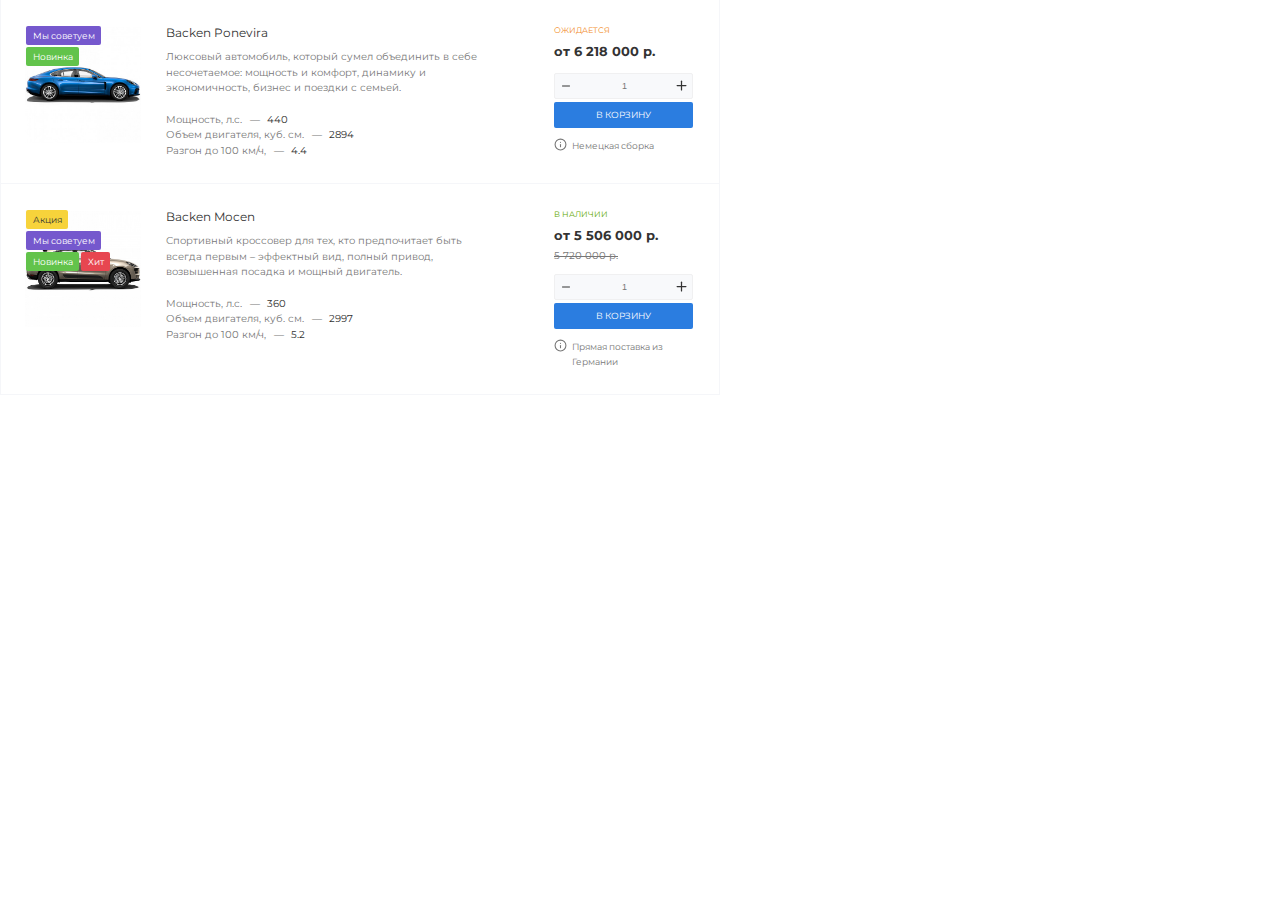
<file: project_Marina_Racheeva/template/index.html>
<!DOCTYPE html>
<html lang="en">
<head>
    <meta charset="UTF-8">
    <meta name="viewport" content="width=device-width, initial-scale=1.0, maximum-scale=1.0, user-scalable=no">
    <link type="text/css" rel="stylesheet" href="assets/css/reset.css" media="all">
    <link type="text/css" rel="stylesheet" href="assets/css/screen.css" media="all">
    <link
        href="https://fonts.googleapis.com/css2?family=Montserrat:ital,wght@0,400;0,500;0,700;1,400;1,500;1,700&display=swap"
        rel="stylesheet">
    <title>Товары</title>
</head>
<body>
    <ul class="cars">
        <li class="car__item car--ponevira">
            <div class="car__photo">
                <ul class="marks">
                    <li class="marks__item marks__item--action">Акция</li>
                    <li class="marks__item marks__item--advice">Мы советуем</li>
                    <li class="marks__item marks__item--new">Новинка</li>
                    <li class="marks__item marks__item--hit">Хит</li>
                </ul>
                <a href="#" class="car__photo-img"><img src="images/content/ponevira.jpg" srcset="images/content/ponevira2x.jpg 2x" alt="Backen Ponevira"></a>
            </div>
            <div class="car__info">
                <h3><a href="#" class="car__name">Backen Ponevira</a></h3>
                <div class="car__description description">Люксовый автомобиль, который сумел объединить в себе несочетаемое:
                    мощность и комфорт, динамику и экономичность, бизнес и поездки с семьей.</div>
                <ul class="car__character character">
                    <li class="car__power">
                        <span class="character__name">Мощность, л.с.</span>
                        <span class="character__value">440</span>
                    </li>
                    <li class="car__engine">
                        <span class="character__name">Объем двигателя, куб. см.</span>
                        <span class="character__value">2894</span>
                    </li>
                    <li class="car__acceleration">
                        <span class="character__name">Разгон до 100 км/ч,</span>
                        <span class="character__value">4.4</span>
                    </li>
                </ul>
            </div>
            <div class="car__buy">
                <div class="car__buy-instruments">
                    <div class="buy__status status status--wait">Ожидается</div>
                    <div class="buy__price">от 6 218 000 р.</div>
                    <form class="form__add" action="#" method="POST">
                        <div class="car__buy-quantity">
                            <a href="" class="buy__quantity-btn" data-name="minus">
                                <svg class="minus-img" xmlns="http://www.w3.org/2000/svg" viewBox="0 0 24 24"
                                    fill="none" stroke="currentColor" stroke-width="2" stroke-linecap="round"
                                    stroke-linejoin="round">
                                    <line x1="5" y1="12" x2="19" y2="12"></line>
                                </svg>
                            </a>
                            <input type="number" class="buy__quantity-count" name="count" value="1">
                            <a href="" class="buy__quantity-btn" data-name="plus">
                                <svg class="plus-img" xmlns="http://www.w3.org/2000/svg" viewBox="0 0 24 24" fill="none"
                                    stroke="currentColor" stroke-width="2" stroke-linecap="round"
                                    stroke-linejoin="round">
                                    <line x1="12" y1="5" x2="12" y2="19"></line>
                                    <line x1="5" y1="12" x2="19" y2="12"></line>
                                </svg>
                            </a>
                        </div>
                        <input type="submit" class="btn" name="button" value="В корзину">
                    </form>
                </div>
                <div class="buy__info">
                    <a href="#" class="info__logo">
                        <svg class="info__logo" xmlns="http://www.w3.org/2000/svg" viewBox="0 0 24 24" fill="none"
                            stroke="currentColor" stroke-width="2" stroke-linecap="round" stroke-linejoin="round">
                            <circle cx="12" cy="12" r="10"></circle>
                            <line x1="12" y1="16" x2="12" y2="12"></line>
                            <line x1="12" y1="8" x2="12.01" y2="8"></line>
                        </svg>
                    </a>
                    <div class="info__description">Немецкая сборка</div>
                </div>
            </div>
        </li>
        <li class="car__item car--mocen">
            <div class="car__photo">
                <ul class="marks">
                    <li class="marks__item marks__item--action">Акция</li>
                    <li class="marks__item marks__item--advice">Мы советуем</li>
                    <li class="marks__item marks__item--new">Новинка</li>
                    <li class="marks__item marks__item--hit">Хит</li>
                </ul>
                <a href="#" class="car__photo-img"><img class="car__photo-img" src="images/content/mocen.jpg" srcset="images/content/mocen2x.jpg 2x"
                        alt="Backen Mocen"></a>
            </div>
            <div class="car__info">
                <h3><a href="#" class="car__name">Backen Mocen</a></h3>
                <div class="car__description description">Спортивный кроссовер для тех, кто предпочитает быть всегда первым –
                    эффектный вид, полный привод, возвышенная посадка и мощный двигатель.</div>
                <ul class="car__character character">
                    <li class="car__power">
                        <span class="character__name">Мощность, л.с.</span>
                        <span class="character__value">360</span>
                    </li>
                    <li class="car__engine">
                        <span class="character__name">Объем двигателя, куб. см.</span>
                        <span class="character__value">2997</span>
                    </li>
                    <li class="car__acceleration">
                        <span class="character__name">Разгон до 100 км/ч,</span>
                        <span class="character__value">5.2</span>
                    </li>
                </ul>
            </div>
            <div class="car__buy">
                <div class="car__buy-instruments">
                    <div class="buy__status status status--in-stock">В наличии</div>
                    <div class="buy__price">от 5 506 000 р.</div>
                    <div class="buy__old-price old-price">5 720 000 р.</div>
                    <form class="form__add" action="#" method="POST">
                        <div class="car__buy-quantity">
                            <a href="" class="buy__quantity-btn" data-name="minus">
                                <svg class="minus-img" xmlns="http://www.w3.org/2000/svg" viewBox="0 0 24 24"
                                    fill="none" stroke="currentColor" stroke-width="2" stroke-linecap="round"
                                    stroke-linejoin="round">
                                    <line x1="5" y1="12" x2="19" y2="12"></line>
                                </svg>
                            </a>
                            <input type="number" class="buy__quantity-count" name="count" value="1">
                            <a href="" class="buy__quantity-btn" data-name="plus">
                                <svg class="plus-img" xmlns="http://www.w3.org/2000/svg" viewBox="0 0 24 24" fill="none"
                                    stroke="currentColor" stroke-width="2" stroke-linecap="round"
                                    stroke-linejoin="round">
                                    <line x1="12" y1="5" x2="12" y2="19"></line>
                                    <line x1="5" y1="12" x2="19" y2="12"></line>
                                </svg>
                            </a>
                        </div>
                        <input type="submit" class="btn" value="В корзину">
                    </form>                    
                </div>
                <div class="buy__info">
                    <a href="#" class="info__logo">
                        <svg class="info__logo" xmlns="http://www.w3.org/2000/svg" viewBox="0 0 24 24" fill="none"
                            stroke="currentColor" stroke-width="2" stroke-linecap="round" stroke-linejoin="round">
                            <circle cx="12" cy="12" r="10"></circle>
                            <line x1="12" y1="16" x2="12" y2="12"></line>
                            <line x1="12" y1="8" x2="12.01" y2="8"></line>
                        </svg>
                    </a>
                    <div class="info__description">Прямая поставка из Германии</div>
                </div>
            </div>
        </li>
    </ul>
    <script src="https://cdnjs.cloudflare.com/ajax/libs/jquery/3.5.1/jquery.js"
        integrity="sha512-WNLxfP/8cVYL9sj8Jnp6et0BkubLP31jhTG9vhL/F5uEZmg5wEzKoXp1kJslzPQWwPT1eyMiSxlKCgzHLOTOTQ=="
        crossorigin="anonymous"></script>
    <script src="assets/js/script.js"></script>
</body>
</html>
</file>
<file: project_Marina_Racheeva/template/assets/css/screen.css>
/*===============================common styles==============================*/
body {
    color: #777777;
    font-size: 12px;
    font-family: 'Montserrat', sans-serif;
    font-style: normal;
    margin: 0;
}

h1 {

}

h2 {

}

h3 {
    color: #333333;
}

p {

}

a:link,
a:visited,
a:active {
    text-decoration: none;
    color: #333333;
}

a:hover {
    text-decoration: none;
}

img {
    max-width:100%;
}
/*===============================cars==============================*/

.cars {
    box-sizing: border-box;
    display: flex;
    flex-flow: row wrap;
    width: 720px;
}
@media (max-width: 480px) {
    .cars {
    box-sizing: border-box;
    flex-flow: column nowrap;
    width: 480px;
    }
}

/*------------------------------car__item-----------------------------------*/
.car__item {
    border: 1px solid #f5f6f9;
    border-top: none;
    display: flex;
    flex-flow: row nowrap;
    flex: 0 1 100%;
    padding: 27px 26px 25px 24px;
}
@media (max-width: 480px) {
    .car__item {
        padding: 37px 50px 28px 53px;
        border: none;
        flex-flow: column nowrap;
    }
}

/*------------------------------car__photo-----------------------------------*/
.car__photo {
    display: block;
    flex: 0 0 116px;
    position: relative;
}
@media (max-width: 480px){
    .car__photo {
        flex: 0 0 378px;       
    }
}

.car__photo-img {
    display: block;
    flex: none;
}

/*------------------------------marks-----------------------------------*/
.marks {
    margin: -2px 0 0 0;
    position: absolute;
    left: 0;
    top: 0;
}
@media (max-width: 480px){
    .marks {
        margin: -3px 0 0 -3px;
        position: absolute;
        top: 0;
        left: 0;
    }   
}

.marks__item {
    border-radius: 2px;
    box-sizing: border-box;
    color: #ffffff;
    display: block;
    float: left;
    font-size: 9px;
    margin: 1px;
    padding: 5px 6px 5px 7px;
    width: fit-content;
}
@media (max-width: 480px){
    .marks__item {
        font-size: 12px;
        margin: 2px;
        padding: 7px 8px 7px 9px;
    }
}

.marks__item--action {
    background-color: #f7d33b;
    color: #333333;
}

.car--ponevira
.marks__item--action {
    display: none;
}

.marks__item--advice {
    background-color: #7558cd;
}

.marks__item--new {
    background-color: #62c34b;
}

.marks__item--hit {
    background-color: #e74650;
}

.car--ponevira
.marks__item--hit {
    display: none;
}

/*------------------------------car__info-----------------------------------*/
.car__info {
    display: flex;
    flex: 0 1 100%;
    flex-flow: column nowrap;
    padding: 0 0 0 25px;
    position: relative;
}
@media (max-width: 480px){
    .car__info {
        padding: 29px 0 0 0;
    } 
}

a.car__name {
    
}
@media (max-width: 480px){
    a.car__name {
        font-size: 16px;
    }
}

a.car__name:hover {
    color: #2b7de0;
}

.car__description {   
    flex: 0 1 auto;
    padding: 10px 62px 16px 0;
}
@media (max-width: 480px){
    .car__description {
        padding: 20px 0 19px 0;        
    }
}

.description {
    font-size: 9.5px;
    line-height: 15.5px;
}
@media (max-width: 480px){
    .description {
        font-size: 13px;
        line-height: 19px;           
    }
}

/*------------------------------car__character-----------------------------------*/
.car__character {
    flex: 1 1 100%;
    display: block;
}

.character{
    font-size: 9.5px;
    line-height: 15.5px;
}
@media (max-width: 480px){
    .character {
        font-size: 13px;
        line-height: 21px;
    } 
}

.character__name::after{
    content: "—";
    padding: 0 4px 0 8px;
}
@media (max-width: 480px){
    .character__name::after {
        padding: 0 8px 0 12px;
    }
}

.character__value {
    color: #333333;
}

/*------------------------------car__buy-----------------------------------*/
.car__buy{
    display: flex;
    flex-flow: column nowrap;
}
@media (max-width: 480px){
    .car__buy{
        display: flex;
        flex-flow: row nowrap;
        justify-content: space-between;
        padding: 35px 0 0 0;
        margin: 0 0 0 -1px;
    }   
}

/*------------------------------car__buy-instruments-----------------------------------*/
.car__buy-instruments {
    flex: 0 1;
    flex-flow: column nowrap;
    margin: -1px 0 10px 0;
}
@media (max-width: 480px){
    .car__buy-instruments {    
        flex-flow: column wrap;  
    }
}

.buy__status {   
    padding: 0 0 12px 0px;
}
@media (max-width: 480px){
    .buy__status {
        padding: 0 0 18px 0px;
    }  
}

.status{
    font-size: 8px;
    text-transform: uppercase;
}
@media (max-width: 480px){
    .status {
        font-size: 11px;
    }  
}

.status--wait {
	color: #f28c29;
}

.status--in-stock {
	color: #5fa800;
}

.buy__price {
    color: #333333; 
    font-size: 12.5px;
    font-weight: bold;
}
@media (max-width: 480px){
    .buy__price {
        font-size: 17px;
    }
}

.buy__old-price {
    padding: 8px 0 0 0;
}
@media (max-width: 480px){
    .buy__old-price {
        padding: 11px 0 0 0;
    }
}

.old-price{
    font-size: 9.5px;
    text-decoration: line-through;
}
@media (max-width: 480px){
    .old-price {
        font-size: 13px;
    }
}

/*------------------------------car__buy-quantity-----------------------------------*/
.car__buy-quantity {
    background-color: #f8f9fb;
    box-sizing: border-box;
    border: 1px solid #f0f0f1;
    border-radius: 2px;
    display: block;
    display: flex;
    justify-content: space-between;
    flex: 0 1;
    height: 26px;
    margin: 14px 0 2px 0;
    width: 139px;
}
@media (max-width: 480px){
    .car__buy-quantity {
        box-sizing: border-box;
        height: 35px;
        margin: 20px 0 0 0;
        width: 193px;
    }
}

a.buy__quantity-btn {
    color: #333333;
}

a.buy__quantity-btn:hover {
    color: #5194e5;
}

.minus-img {
    padding: 6px 0 0 5px;
    width: 12px;
}
@media (max-width: 480px){
    .minus-img {
        padding: 9px 0 8px 8px;
        width: 15px;
    }
}

.plus-img {
    padding: 4px 3px 0 0;
    width: 15px;
}
@media (max-width: 480px){
    .plus-img {
        padding: 9px 9px 0 0;
        width: 15px;
    }
}

.buy__quantity-count {
    background-color: transparent;
    border: none;
    color: #777777;
    font-size: 9px;
    padding: 0 0 0 3px;
    text-align: center;
    width: 20px;
    outline: none;  
}
@media (max-width: 480px){
    .buy__quantity-count {
        font-size: 13px;
        padding: 0 0 0 2px;
    }
}
.buy__quantity-count::-webkit-inner-spin-button,
.buy__quantity-count::-webkit-outer-spin-button {
    -webkit-appearance: none; 
    margin: 0;
}

/*------------------------------button-----------------------------------*/
.btn {
    background-color: #2b7de0;
    border-radius: 2px;
    border: none;
    box-sizing: border-box;
    color: #ffffff;
    display: inline-block;
    flex: 0 1;
    font-size: 8.5px;
    font-family: 'Montserrat', sans-serif;
    height: 26px;
    margin: 1px 0 0 0;
    text-align: center;
    text-decoration: none;
    text-transform: uppercase;
    padding: 5px 0;
    width: 139px;
}
@media (max-width: 480px){
    .btn {
        box-sizing: border-box;
        flex: 0 1;
        font-size: 12px;
        height: 35px;
        margin: 4px 0 0 0;
        text-decoration: none;
        padding: 10px 0;
        width: 193px;
    }
}

.btn:hover,
.btn:focus {
    outline: none;
}

/*------------------------------buy__info-----------------------------------*/
.buy__info {
    display: flex;
    justify-content: flex-start;
}
@media (max-width: 480px){
    .buy__info {
       justify-content: flex-end;
       padding: 13px 0 0 257px;
       position: absolute;
    }
    .car--mocen
    .buy__info {
       padding: 13px 0 0 176px;
       position: absolute;
    }
}

.info__logo {
    color: #777777;
    padding: 0 5px 0 0;
    width: 13px;
}
@media (max-width: 480px){
    .info__logo {
        width: 17px;
    } 
}

.info__description {
    align-self: center;
    color: #777777;
    font-size: 9px;
    line-height: 15px;
}
@media (max-width: 480px){
    .info__description {
        font-size: 12px;
        line-height: 18px;
        padding: 0 0 0 2px;        
    }   
}
</file>
